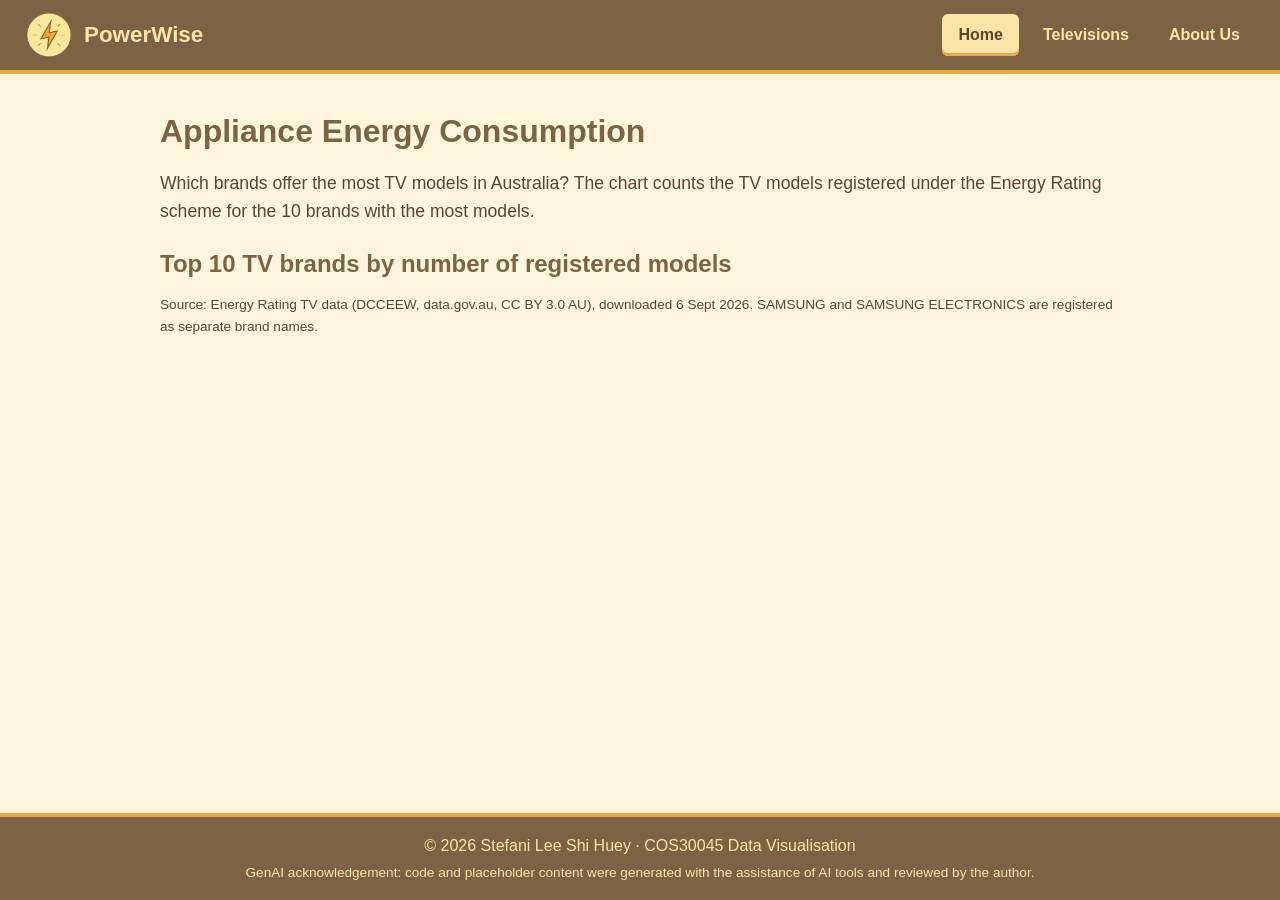
<file: index.html>
<!DOCTYPE html>
<html lang="en">
<head>
    <meta charset="UTF-8">
    <meta name="viewport" content="width=device-width, initial-scale=1.0">
    <title>PowerWise | Home</title>
    <link rel="icon" href="images/PowerIcon.png">
    <link rel="stylesheet" href="css/styles.css">
</head>
<body data-page="home">

    <!-- Navigation menu is added here by js/script.js -->
    <header id="site-header"></header>

    <main>
        <h1>Appliance Energy Consumption</h1>
        <p class="intro">
            Which brands offer the most TV models in Australia? The chart counts the TV models
            registered under the Energy Rating scheme for the 10 brands with the most models.
        </p>

        <!-- T04 bar chart: D3 draws the SVG inside this container (js/t04-5-bars.js) -->
        <section class="chart-block">
            <h2>Top 10 TV brands by number of registered models</h2>
            <div class="responsive-svg-container"></div>
            <p class="chart-source">
                Source: Energy Rating TV data (DCCEEW, data.gov.au, CC BY 3.0 AU), downloaded 6 Sept 2026.
                SAMSUNG and SAMSUNG ELECTRONICS are registered as separate brand names.
            </p>
        </section>
    </main>

    <!-- Footer is added here by js/script.js -->
    <footer id="site-footer"></footer>

    <script src="js/script.js"></script>
    <!-- D3 library -->
    <script src="https://d3js.org/d3.v7.min.js"></script>
    <!-- T04-4 loader: loads the CSV, then calls createBarChart -->
    <script src="js/t04-4-load.js"></script>
    <!-- NEW: T04-5 defines createBarChart -->
    <script src="js/t04-5-bars.js"></script>
    <!-- Old js files (disabled) -->
    <!-- <script src="js/energy-d3.js"></script> -->
    <!-- <script src="js/t04-3-bars.js"></script> -->
</body>
</html>
</file>
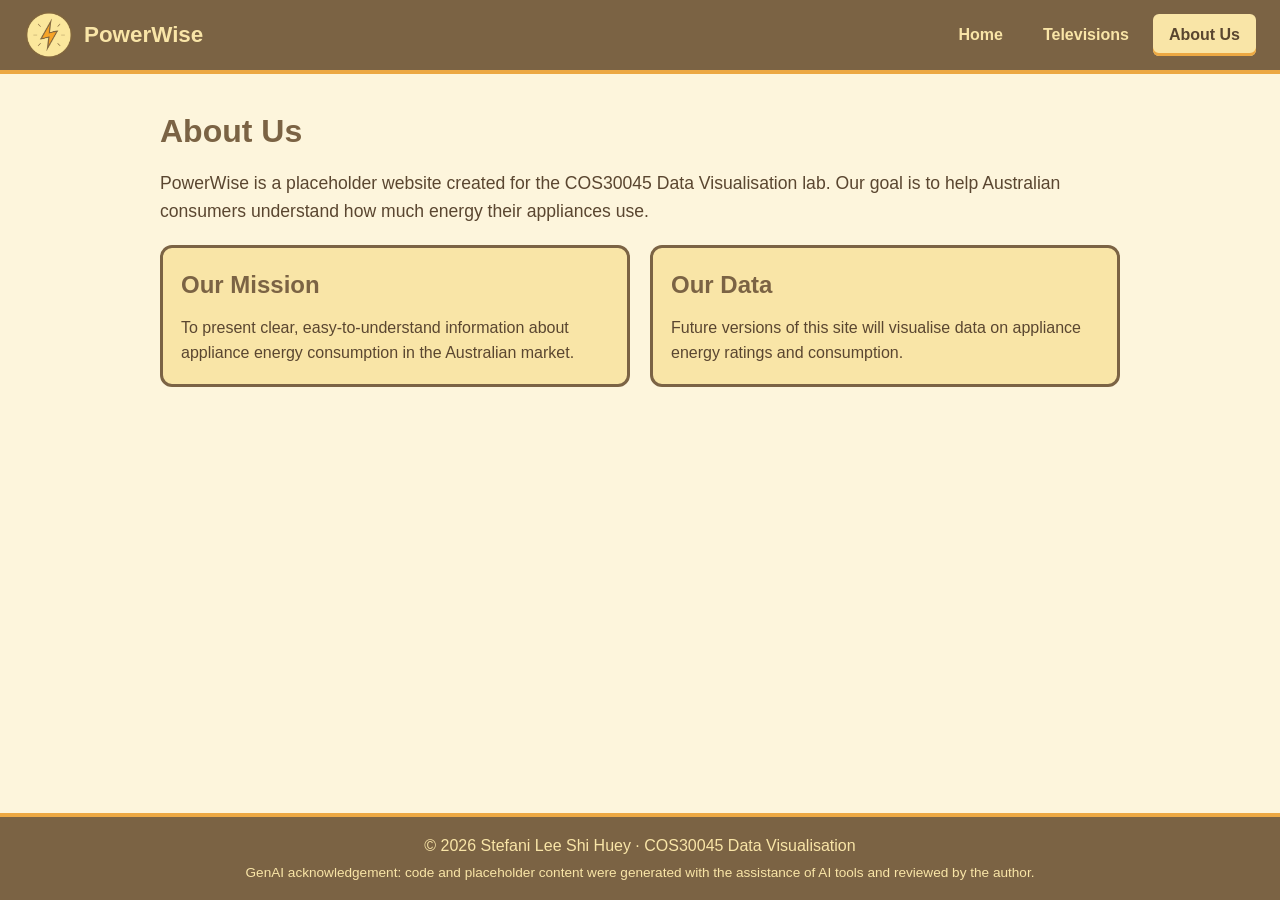
<file: about.html>
<!DOCTYPE html>
<html lang="en">
<head>
    <meta charset="UTF-8">
    <meta name="viewport" content="width=device-width, initial-scale=1.0">
    <title>PowerWise | About Us</title>
    <link rel="icon" href="images/PowerIcon.png">
    <link rel="stylesheet" href="css/styles.css">
</head>
<body data-page="about">

    <!-- Navigation menu is added here by js/script.js -->
    <header id="site-header"></header>

    <main>
        <h1>About Us</h1>
        <p class="intro">
            PowerWise is a placeholder website created for the COS30045 Data Visualisation lab.
            Our goal is to help Australian consumers understand how much energy their appliances use.
        </p>
        <div class="cards">
            <article class="card">
                <h2>Our Mission</h2>
                <p>To present clear, easy-to-understand information about appliance energy consumption in the Australian market.</p>
            </article>
            <article class="card">
                <h2>Our Data</h2>
                <p>Future versions of this site will visualise data on appliance energy ratings and consumption.</p>
            </article>
        </div>
    </main>

    <!-- Footer is added here by js/script.js -->
    <footer id="site-footer"></footer>

    <script src="js/script.js"></script>
</body>
</html>
</file>
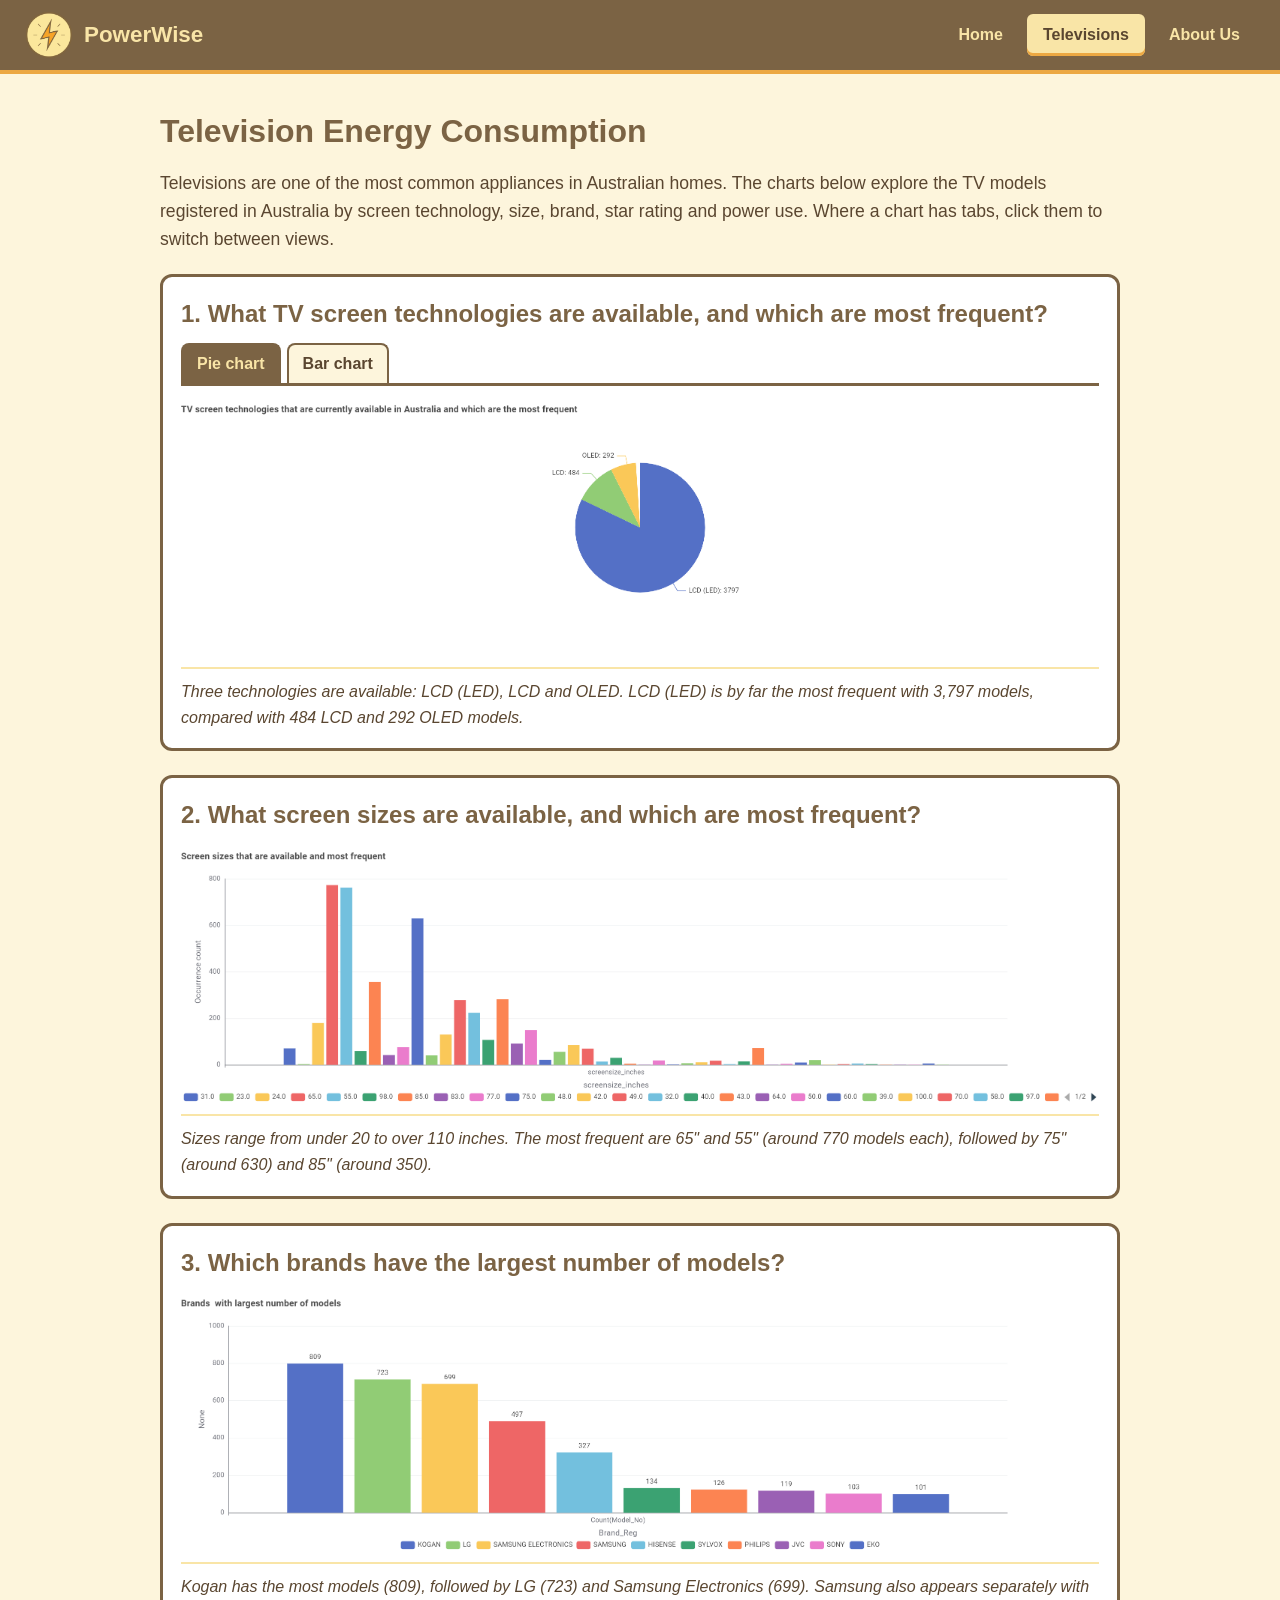
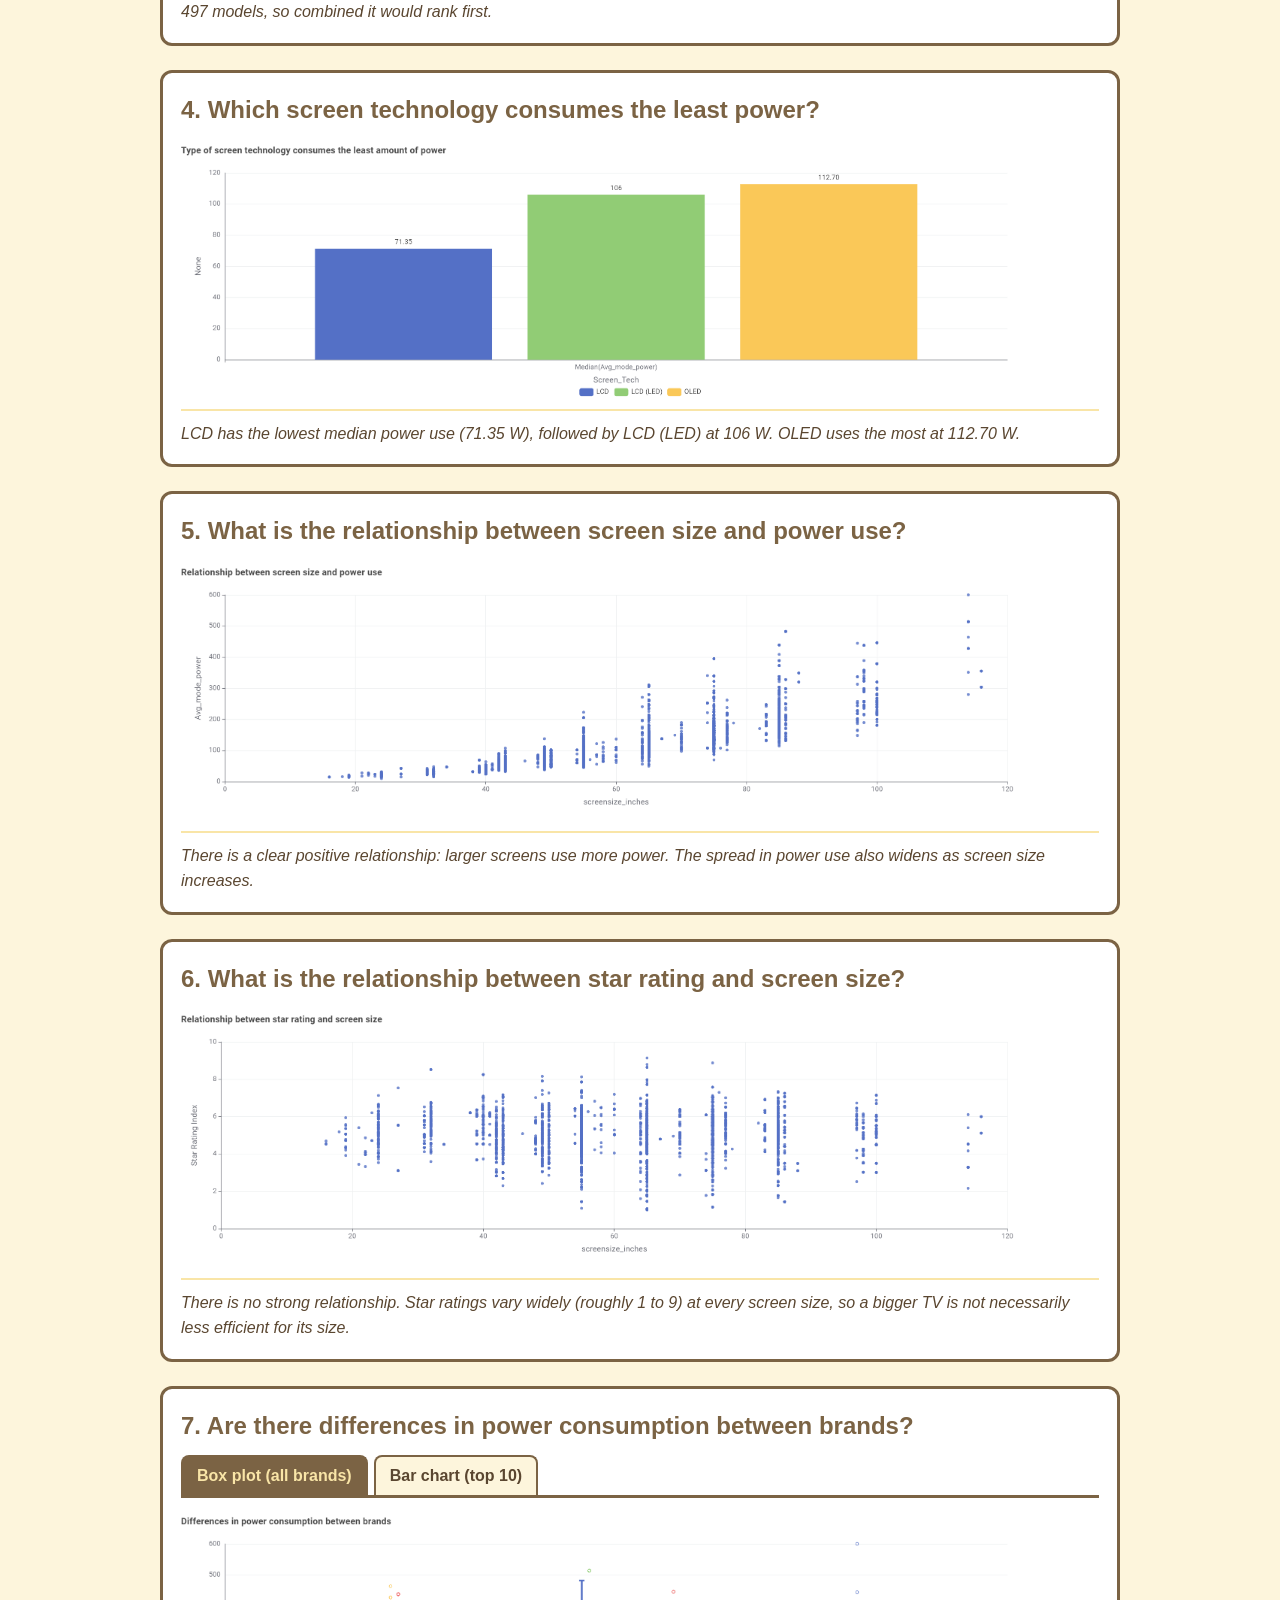
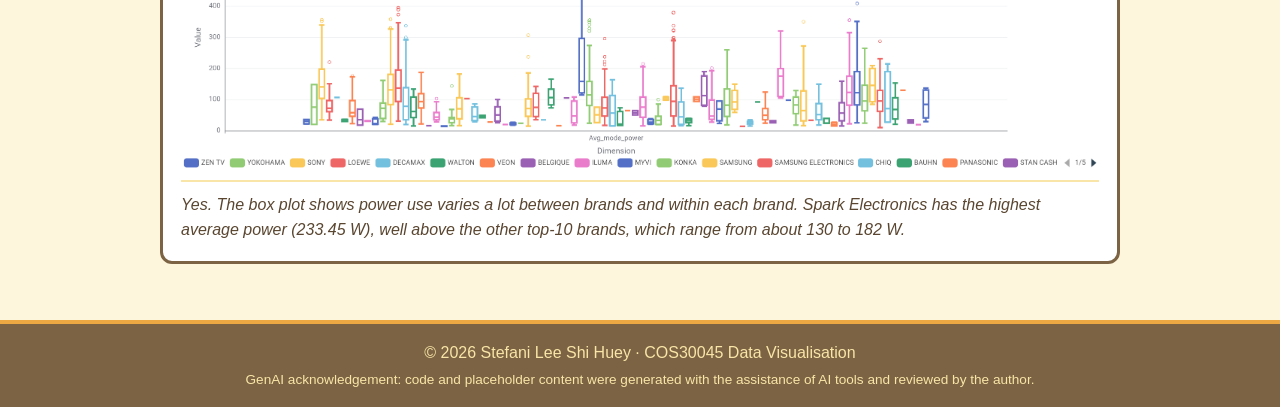
<file: televisions.html>
<!DOCTYPE html>
<html lang="en">
<head>
    <meta charset="UTF-8">
    <meta name="viewport" content="width=device-width, initial-scale=1.0">
    <title>PowerWise | Televisions</title>
    <link rel="icon" href="images/PowerIcon.png">
    <link rel="stylesheet" href="css/styles.css">
</head>
<body data-page="televisions">

    <!-- Navigation menu is added here by js/script.js -->
    <header id="site-header"></header>

    <main>
        <h1>Television Energy Consumption</h1>
        <p class="intro">
            Televisions are one of the most common appliances in Australian homes. The charts below
            explore the TV models registered in Australia by screen technology, size, brand, star rating
            and power use. Where a chart has tabs, click them to switch between views.
        </p>

        <!-- Q1: two views, switched with tabs -->
        <article class="chart">
            <h2>1. What TV screen technologies are available, and which are most frequent?</h2>
            <div class="chart-tabs" role="tablist">
                <button class="tab active" data-view="pie" role="tab" aria-selected="true"
                        data-tooltip="Share of models by technology">Pie chart</button>
                <button class="tab" data-view="bar" role="tab" aria-selected="false"
                        data-tooltip="Number of models by technology">Bar chart</button>
            </div>
            <figure>
                <img class="chart-view active" data-view="pie" src="images/charts/q1-screen-tech-pie.png"
                     alt="Pie chart of TV models by screen technology: LCD (LED) 3797, LCD 484, OLED 292">
                <img class="chart-view" data-view="bar" src="images/charts/q1-screen-tech-barchart.png"
                     alt="Bar chart of TV models by screen technology: LCD (LED) 3797, LCD 484, OLED 292">
                <figcaption>
                    Three technologies are available: LCD (LED), LCD and OLED. LCD (LED) is by far the most
                    frequent with 3,797 models, compared with 484 LCD and 292 OLED models.
                </figcaption>
            </figure>
        </article>

        <article class="chart">
            <h2>2. What screen sizes are available, and which are most frequent?</h2>
            <figure>
                <img src="images/charts/q2-screen-sizes.png"
                     alt="Bar chart of the number of TV models for each screen size in inches">
                <figcaption>
                    Sizes range from under 20 to over 110 inches. The most frequent are 65" and 55"
                    (around 770 models each), followed by 75" (around 630) and 85" (around 350).
                </figcaption>
            </figure>
        </article>

        <article class="chart">
            <h2>3. Which brands have the largest number of models?</h2>
            <figure>
                <img src="images/charts/q3-brand-models.png"
                     alt="Bar chart of the ten brands with the most TV models, led by Kogan with 809">
                <figcaption>
                    Kogan has the most models (809), followed by LG (723) and Samsung Electronics (699).
                    Samsung also appears separately with 497 models, so combined it would rank first.
                </figcaption>
            </figure>
        </article>

        <article class="chart">
            <h2>4. Which screen technology consumes the least power?</h2>
            <figure>
                <img src="images/charts/q4-tech-power.png"
                     alt="Bar chart of median average on-mode power by screen technology: LCD 71.35, LCD (LED) 106, OLED 112.70">
                <figcaption>
                    LCD has the lowest median power use (71.35&nbsp;W), followed by LCD (LED) at 106&nbsp;W.
                    OLED uses the most at 112.70&nbsp;W.
                </figcaption>
            </figure>
        </article>

        <article class="chart">
            <h2>5. What is the relationship between screen size and power use?</h2>
            <figure>
                <img src="images/charts/q5-size-vs-power.png"
                     alt="Scatter plot of screen size in inches against average on-mode power">
                <figcaption>
                    There is a clear positive relationship: larger screens use more power. The spread in
                    power use also widens as screen size increases.
                </figcaption>
            </figure>
        </article>

        <article class="chart">
            <h2>6. What is the relationship between star rating and screen size?</h2>
            <figure>
                <img src="images/charts/q6-rating-vs-size.png"
                     alt="Scatter plot of screen size in inches against star rating index">
                <figcaption>
                    There is no strong relationship. Star ratings vary widely (roughly 1 to 9) at every
                    screen size, so a bigger TV is not necessarily less efficient for its size.
                </figcaption>
            </figure>
        </article>

        <!-- Q7: two views, switched with tabs -->
        <article class="chart">
            <h2>7. Are there differences in power consumption between brands?</h2>
            <div class="chart-tabs" role="tablist">
                <button class="tab active" data-view="box" role="tab" aria-selected="true"
                        data-tooltip="Spread of power use within each brand">Box plot (all brands)</button>
                <button class="tab" data-view="bar" role="tab" aria-selected="false"
                        data-tooltip="10 brands with the highest average power">Bar chart (top 10)</button>
            </div>
            <figure>
                <img class="chart-view active" data-view="box" src="images/charts/q7-brand-power-box.png"
                     alt="Box plot of average on-mode power for each brand">
                <img class="chart-view" data-view="bar" src="images/charts/q7-brand-power-bar.png"
                     alt="Bar chart of the ten brands with the highest average power, led by Spark Electronics at 233.45">
                <figcaption>
                    Yes. The box plot shows power use varies a lot between brands and within each brand.
                    Spark Electronics has the highest average power (233.45&nbsp;W), well above the other
                    top-10 brands, which range from about 130 to 182&nbsp;W.
                </figcaption>
            </figure>
        </article>
    </main>

    <!-- Footer is added here by js/script.js -->
    <footer id="site-footer"></footer>

    <script src="js/script.js"></script>
</body>
</html>
</file>
<file: css/styles.css>
/* Colours taken from the PowerIcon logo */
:root {
    --cream: #f9e5a7;       /* logo background */
    --cream-light: #fdf5dc;
    --orange: #eca843;      /* lightning bolt */
    --orange-dark: #d18e2a;
    --brown: #7b6344;       /* outline */
    --brown-dark: #5a4630;
    --white: #ffffff;
}

* {
    box-sizing: border-box;
    margin: 0;
    padding: 0;
}

body {
    font-family: "Segoe UI", Arial, sans-serif;
    background-color: var(--cream-light);
    color: var(--brown-dark);
    line-height: 1.6;
    display: flex;
    flex-direction: column;
    min-height: 100vh;
}

/* ---------- Navigation ---------- */
.navbar {
    display: flex;
    align-items: center;
    justify-content: space-between;
    flex-wrap: wrap;
    gap: 10px;
    background-color: var(--brown);
    padding: 10px 24px;
    border-bottom: 4px solid var(--orange);
}

.logo {
    display: flex;
    align-items: center;
    gap: 10px;
    color: var(--cream);
    font-size: 1.4rem;
    font-weight: bold;
    text-decoration: none;
}

.logo img {
    width: 50px;
    height: 50px;
    transition: transform 0.3s;
}

.logo:hover img {
    transform: rotate(15deg) scale(1.1);
}

.nav-links {
    display: flex;
    gap: 8px;
    list-style: none;
}

.nav-links a {
    display: block;
    padding: 8px 16px;
    color: var(--cream);
    text-decoration: none;
    font-weight: 600;
    border-radius: 6px;
    transition: background-color 0.2s, color 0.2s;
}

/* Mouse-over feedback */
.nav-links a:hover {
    background-color: var(--orange);
    color: var(--brown-dark);
}

/* Current page feedback */
.nav-links a.active {
    background-color: var(--cream);
    color: var(--brown-dark);
    box-shadow: inset 0 -3px 0 var(--orange);
}

/* ---------- Pages ---------- */
main {
    flex: 1;
    width: 100%;
    max-width: 1000px;
    margin: 0 auto;
    padding: 32px 20px;
}

h1 {
    color: var(--brown);
    margin-bottom: 12px;
}

h2 {
    color: var(--brown);
    margin: 20px 0 10px;
}

.intro {
    font-size: 1.1rem;
    margin-bottom: 20px;
}

/* T04-3: SVG container that resizes with the window */
.responsive-svg-container {
    margin: 0 auto;     /* center */
    width: 100%;        /* fill parent width */
    max-width: 1200px;  /* cap max width */
}

/* T04-7: the chart SVG has a fixed width/height, so let it shrink on narrow screens (keeps its shape) */
.responsive-svg-container svg {
    max-width: 100%;
    height: auto;
    background-color: var(--white);
    border: 1px solid var(--cream);
    border-radius: 8px;
}

/* Bar chart colours from the logo palette (bars and labels are drawn by D3) */
.responsive-svg-container .bar {
    fill: var(--brown);
}

.responsive-svg-container text {
    fill: var(--brown-dark);
}

.chart-block h2 {
    margin-top: 0;
}

.chart-source {
    font-size: 0.85rem;
    margin-top: 8px;
}

.cards {
    display: grid;
    grid-template-columns: repeat(auto-fit, minmax(250px, 1fr));
    gap: 20px;
}

.card {
    background-color: var(--cream);
    border: 3px solid var(--brown);
    border-radius: 12px;
    padding: 18px;
}

.card h2 {
    margin-top: 0;
}

/* ---------- Charts ---------- */
.chart {
    background-color: var(--white);
    border: 3px solid var(--brown);
    border-radius: 12px;
    padding: 18px;
    margin-bottom: 24px;
}

.chart h2 {
    margin-top: 0;
}

.chart img {
    width: 100%;        /* shrink wide KNIME charts to fit, including on phones */
    height: auto;
    display: block;
}

figcaption {
    font-style: italic;
    margin-top: 10px;
    padding-top: 10px;
    border-top: 2px solid var(--cream);
}

/* ---------- Chart view tabs ---------- */
.chart-tabs {
    display: flex;
    gap: 6px;
    border-bottom: 3px solid var(--brown);
    margin-bottom: 12px;
}

.tab {
    padding: 6px 14px;
    font: inherit;
    font-weight: 600;
    color: var(--brown-dark);
    background-color: var(--cream-light);
    border: 2px solid var(--brown);
    border-bottom: none;
    border-radius: 8px 8px 0 0;
    cursor: pointer;
    transition: background-color 0.2s;
}

/* Mouse-over feedback */
.tab:hover {
    background-color: var(--orange);
}

/* Currently selected view */
.tab.active {
    background-color: var(--brown);
    color: var(--cream);
}

/* Only the active view is shown
   (".chart .chart-view" is more specific than ".chart img", so it wins) */
.chart .chart-view {
    display: none;
}

.chart .chart-view.active {
    display: block;
}

/* ---------- Tooltips ---------- */
/* Any element with a data-tooltip="..." attribute shows that text on hover */
[data-tooltip] {
    position: relative;             /* tooltip is positioned relative to this element */
}

/* The tooltip box, built from the attribute text */
[data-tooltip]::after {
    content: attr(data-tooltip);
    position: absolute;
    top: calc(100% + 10px);         /* just below the element */
    left: 50%;
    transform: translateX(-50%);    /* centre it horizontally */
    padding: 6px 10px;
    background-color: var(--brown-dark);
    color: var(--cream);
    font-size: 0.85rem;
    font-weight: normal;
    white-space: nowrap;
    border-radius: 6px;
    box-shadow: 0 2px 6px rgba(0, 0, 0, 0.25);
    z-index: 10;
    pointer-events: none;           /* the mouse passes through it */
    opacity: 0;
    visibility: hidden;
    transition: opacity 0.2s;
}

/* The small arrow pointing up at the element */
[data-tooltip]::before {
    content: "";
    position: absolute;
    top: calc(100% + 4px);
    left: 50%;
    transform: translateX(-50%);
    border: 6px solid transparent;
    border-top: none;
    border-bottom-color: var(--brown-dark);
    z-index: 10;
    opacity: 0;
    visibility: hidden;
    transition: opacity 0.2s;
}

/* Show on mouse over (and keyboard focus) */
[data-tooltip]:hover::after,
[data-tooltip]:hover::before,
[data-tooltip]:focus-visible::after,
[data-tooltip]:focus-visible::before {
    opacity: 1;
    visibility: visible;
}

/* Keep edge tooltips inside the screen */
.logo[data-tooltip]::after {
    left: 0;
    transform: none;
}

.logo[data-tooltip]::before {
    left: 25px;                     /* point at the centre of the 50px logo */
}

.nav-links li:last-child a[data-tooltip]::after {
    left: auto;
    right: 0;
    transform: none;
}

/* ---------- Footer ---------- */
footer {
    background-color: var(--brown);
    color: var(--cream);
    text-align: center;
    padding: 16px;
    border-top: 4px solid var(--orange);
}

footer .genai {
    font-size: 0.85rem;
    margin-top: 4px;
}
</file>
